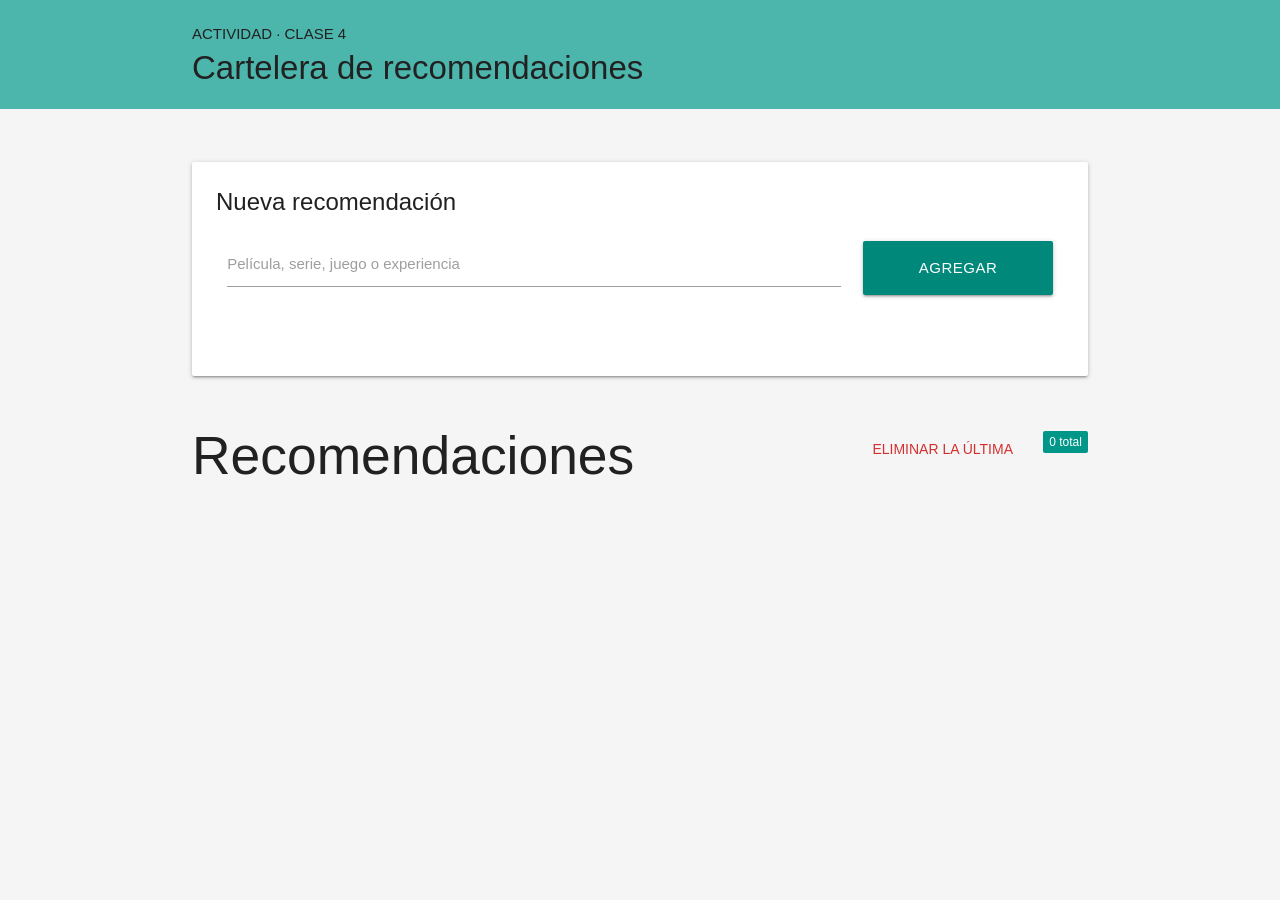
<file: actividad-clase-6/index.html>
<!doctype html>
<html lang="es">
  <head>
    <meta charset="utf-8">
    <meta name="viewport" content="width=device-width, initial-scale=1">
    <title>Cartelera de recomendaciones</title>
    <link href="https://fonts.googleapis.com/icon?family=Material+Icons" rel="stylesheet">
    <link href="https://cdnjs.cloudflare.com/ajax/libs/materialize/1.0.0/css/materialize.min.css" rel="stylesheet">
    <link rel="stylesheet" href="css/estilos.css">
  </head>
  <body class="grey lighten-4 grey-text text-darken-4">
    <header class="teal lighten-2 grey-text text-darken-4">
      <div class="container cabecera"><p class="etiqueta">Actividad · Clase 4</p><h1>Cartelera de recomendaciones</h1></div>
    </header>
    <main class="container seccion-principal">
      <section class="card white">
        <div class="card-content">
          <span class="card-title">Nueva recomendación</span>
          <form id="formulario-recomendacion" class="row" novalidate>
            <div class="input-field col s12 m9"><input id="recomendacion" type="text"><label for="recomendacion">Película, serie, juego o experiencia</label></div>
            <div class="col s12 m3"><button class="btn-large waves-effect waves-light teal darken-1 ancho-total" type="submit">Agregar</button></div>
          </form>
          <p id="mensaje" class="mensaje" aria-live="polite"></p>
        </div>
      </section>
      <section>
        <div class="titulo-cartelera"><h2>Recomendaciones</h2><div><span class="new badge teal" data-badge-caption="total"><span id="contador">0</span></span><button id="boton-eliminar" class="btn-flat red-text text-darken-2" type="button">Eliminar la última</button></div></div>
        <div id="cartelera" class="row"></div>
      </section>
    </main>
    <script src="https://cdnjs.cloudflare.com/ajax/libs/materialize/1.0.0/js/materialize.min.js"></script>
    <script src="js/script.js"></script>
  </body>
</html>
</file>
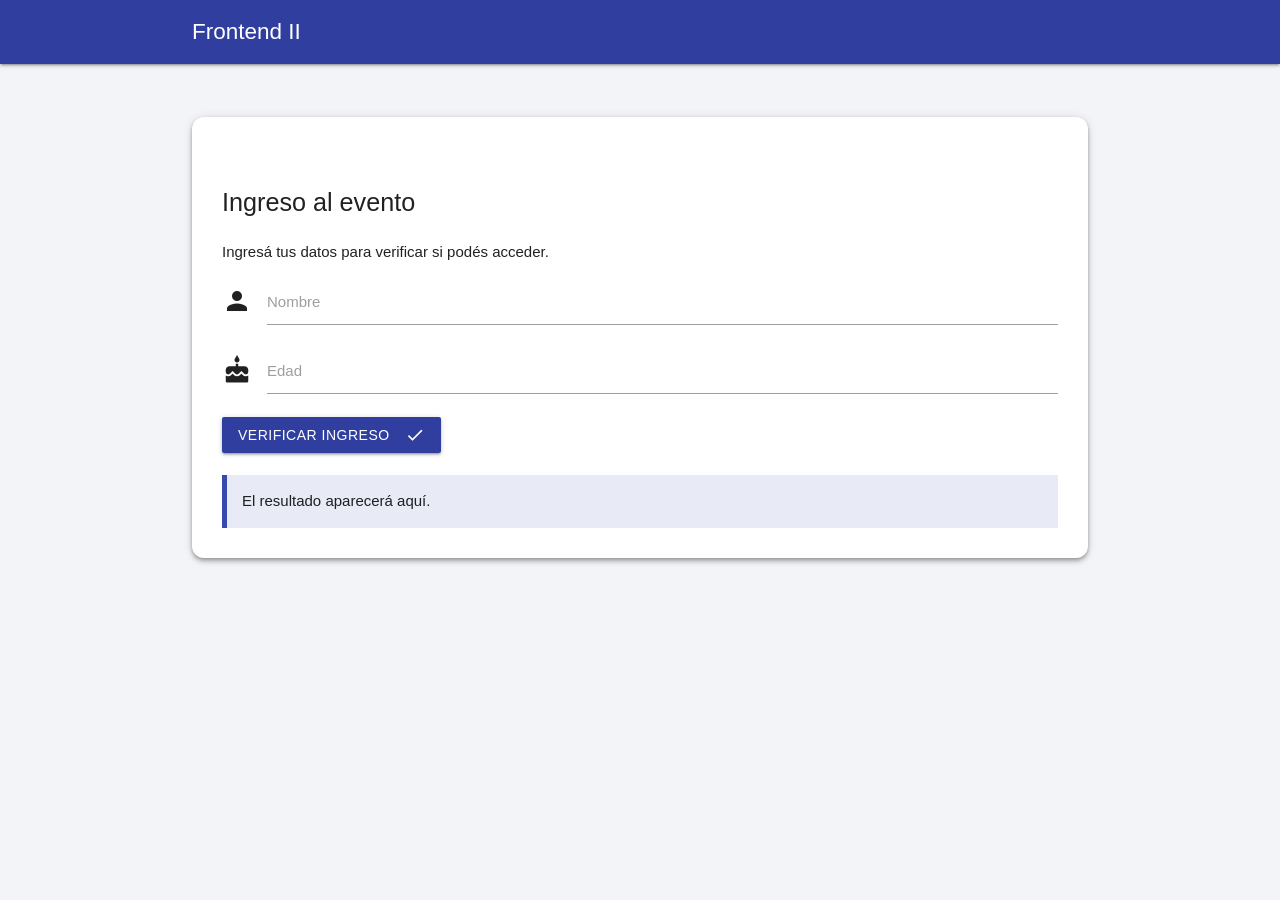
<file: clase-3-4/index.html>
<!DOCTYPE html>
<html lang="es">
<head>
  <meta charset="UTF-8">
  <meta name="viewport" content="width=device-width, initial-scale=1.0">
  <title>Ingreso al evento</title>
  <link href="https://fonts.googleapis.com/icon?family=Material+Icons" rel="stylesheet">
  <link href="https://cdnjs.cloudflare.com/ajax/libs/materialize/1.0.0/css/materialize.min.css" rel="stylesheet">
  <!--CDN → Content Delivery Network -->
  <link rel="stylesheet" href="css/styles.css">
</head>
<body>
  <nav class="indigo darken-2">
    <div class="nav-wrapper container">
      <span class="brand-logo">Frontend II</span>
    </div>
  </nav>

  <main class="container">
    <section class="card-panel z-depth-2">
      <h1 class="flow-text">Ingreso al evento</h1>
      <p>Ingresá tus datos para verificar si podés acceder.</p>

      <div class="input-field">
        <i class="material-icons prefix">person</i>
        <input id="nombre" type="text">
        <label for="nombre">Nombre</label>
      </div>

      <div class="input-field">
        <i class="material-icons prefix">cake</i>
        <input id="edad" type="number" min="1">
        <label for="edad">Edad</label>
      </div>

      <button id="verificar" class="btn waves-effect waves-light indigo darken-2">
        Verificar ingreso
        <i class="material-icons right">check</i>
      </button>

      <div id="resultado" class="resultado" aria-live="polite">
        El resultado aparecerá aquí.
      </div>
    </section>
  </main>

  <script src="https://cdnjs.cloudflare.com/ajax/libs/materialize/1.0.0/js/materialize.min.js"></script>
  <script src="js/app.js"></script>
</body>
</html>
</file>
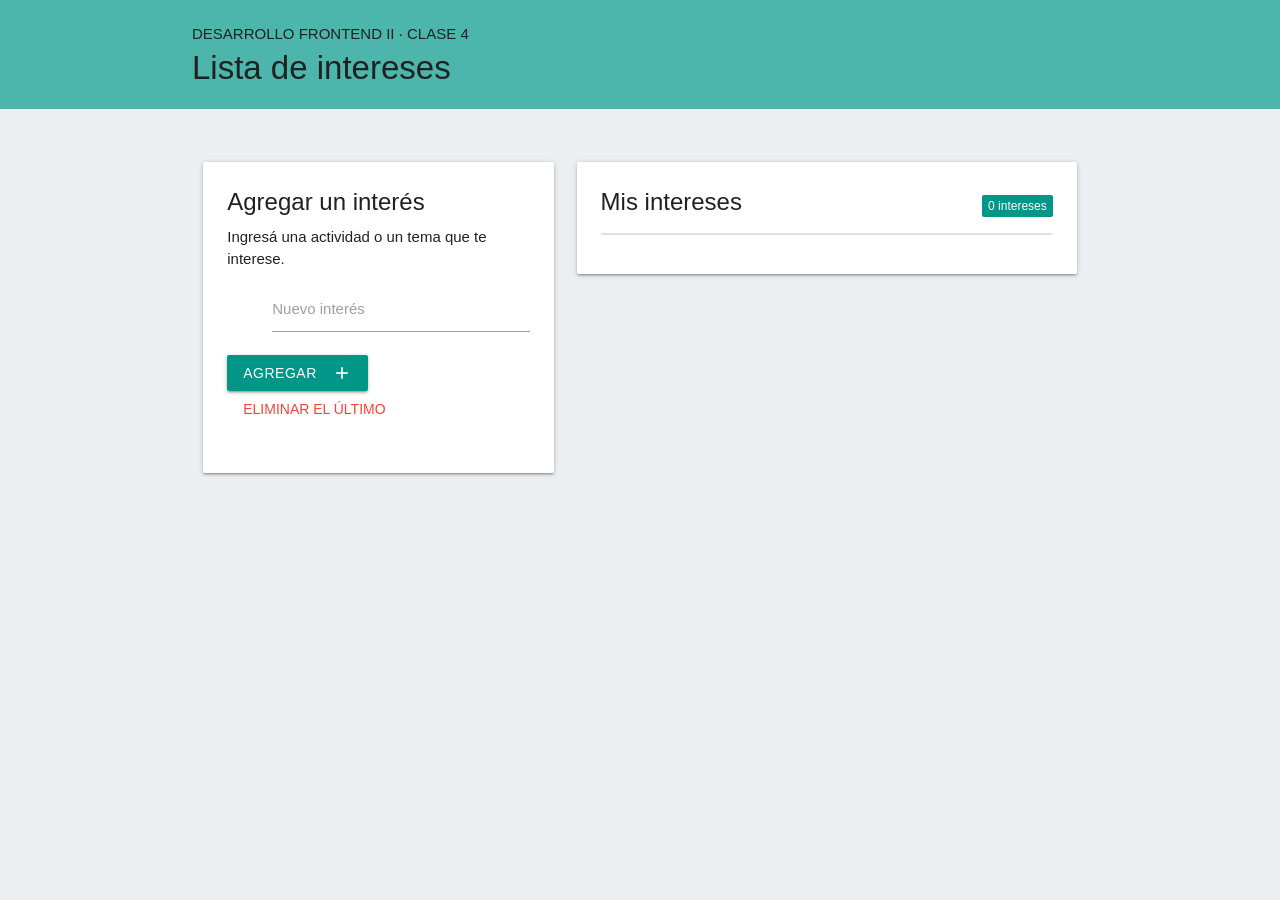
<file: clase-5/index.html>
<!doctype html>
<html lang="es">
  <head>
    <meta charset="utf-8">
    <meta name="viewport" content="width=device-width, initial-scale=1">
    <title>Lista de intereses</title>
    <link href="https://fonts.googleapis.com/icon?family=Material+Icons" rel="stylesheet">
    <link href="https://cdnjs.cloudflare.com/ajax/libs/materialize/1.0.0/css/materialize.min.css" rel="stylesheet">
    <link rel="stylesheet" href="css/estilos.css">
  </head>
  <body class="blue-grey lighten-5">
    <header class="teal lighten-2 grey-text text-darken-4">
      <div class="container cabecera">
        <p class="etiqueta">Desarrollo Frontend II · Clase 4</p>
        <h1>Lista de intereses</h1>
      </div>
    </header>

    <main class="container seccion-principal">
      <div class="row">
        <section class="col s12 l5">
          <div class="card">
            <div class="card-content">
              <span class="card-title">Agregar un interés</span>
              <p>Ingresá una actividad o un tema que te interese.</p>
              <form id="formulario-interes" novalidate>
                <div class="input-field">
                  <i class="material-icons prefix">interests</i>
                  <input id="interes" type="text">
                  <label for="interes">Nuevo interés</label>
                </div>
                <button class="btn waves-effect waves-light teal" type="submit">
                  Agregar <i class="material-icons right">add</i>
                </button>
                <button id="boton-eliminar" class="btn-flat red-text" type="button">Eliminar el último</button>
              </form>
              <p id="mensaje" class="mensaje" aria-live="polite"></p>
            </div>
          </div>
        </section>

        <section class="col s12 l7">
          <div class="card">
            <div class="card-content">
              <div class="titulo-lista">
                <span class="card-title">Mis intereses</span>
                <span class="new badge teal" data-badge-caption="intereses"><span id="contador">0</span></span>
              </div>
              <ul id="lista-intereses" class="collection"></ul>
            </div>
          </div>
        </section>
      </div>
    </main>

    <script src="https://cdnjs.cloudflare.com/ajax/libs/materialize/1.0.0/js/materialize.min.js"></script>
    <script src="js/script.js"></script>
  </body>
</html>
</file>
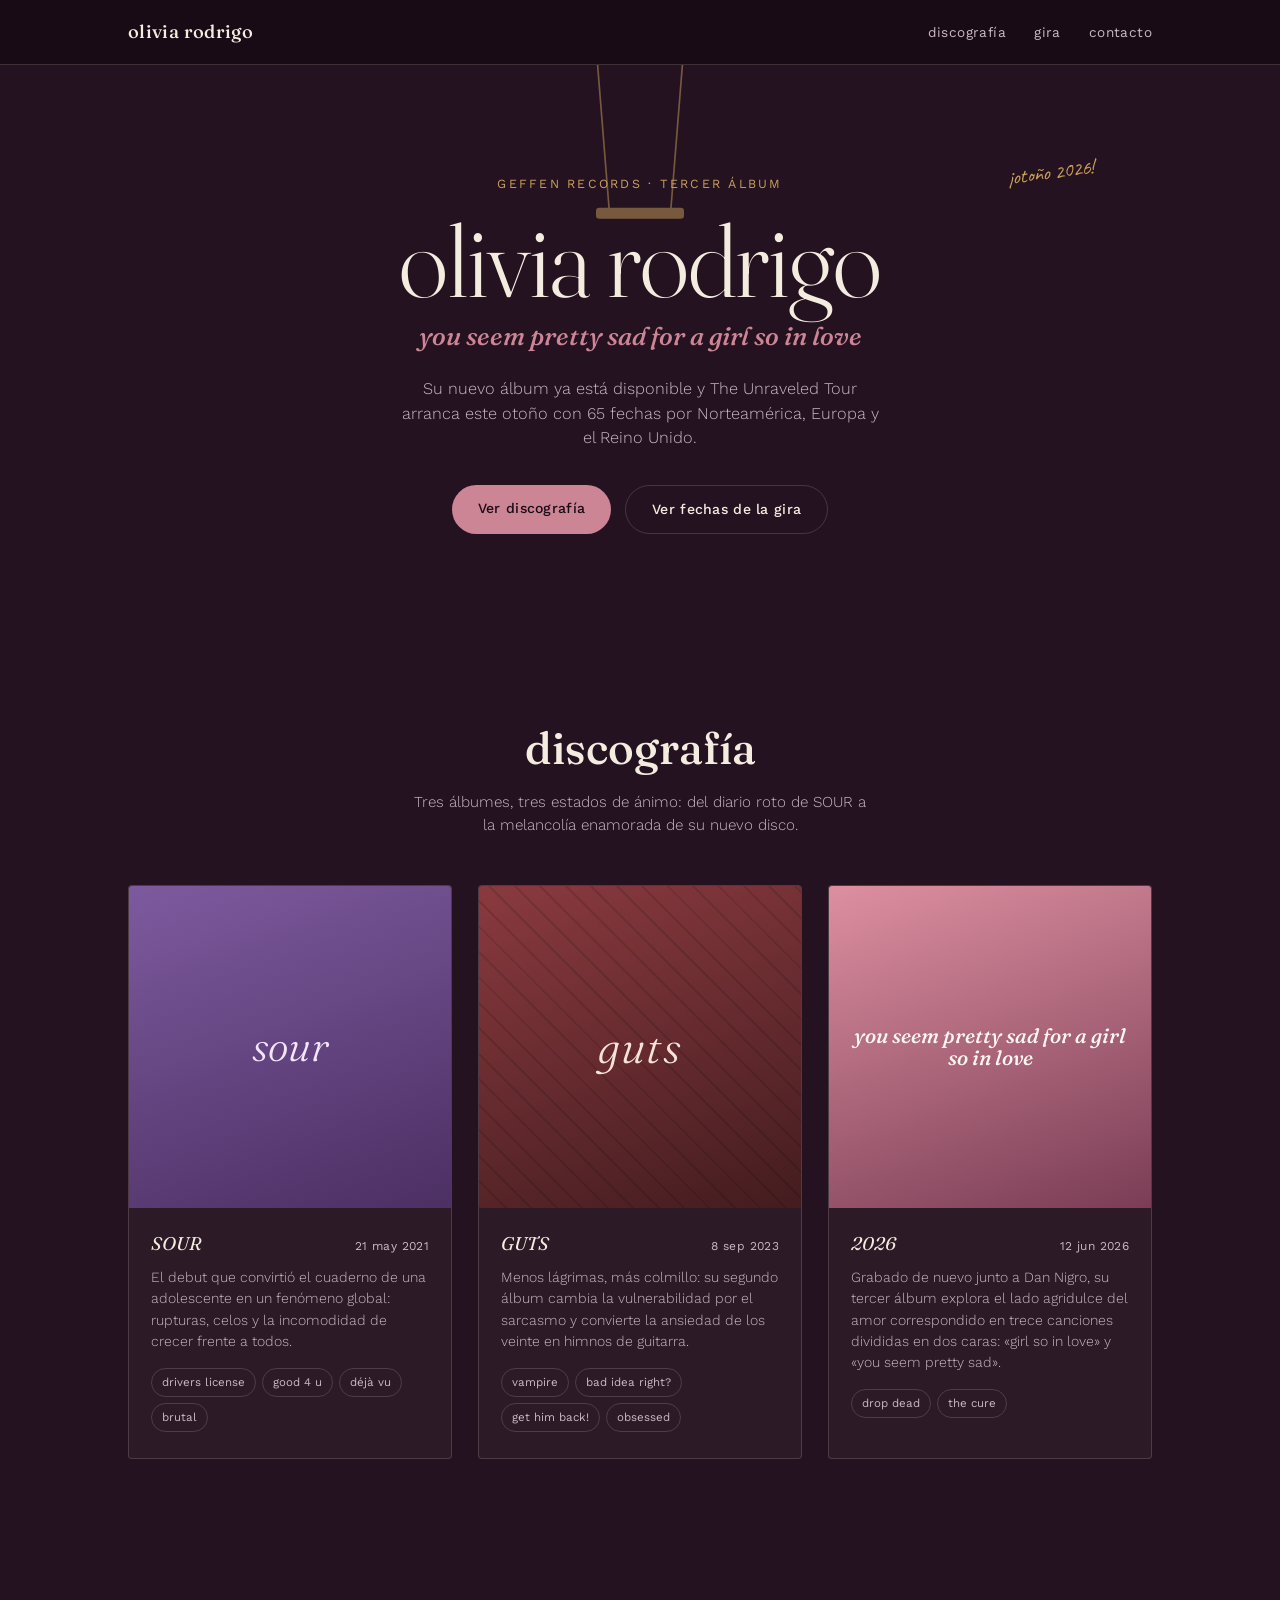
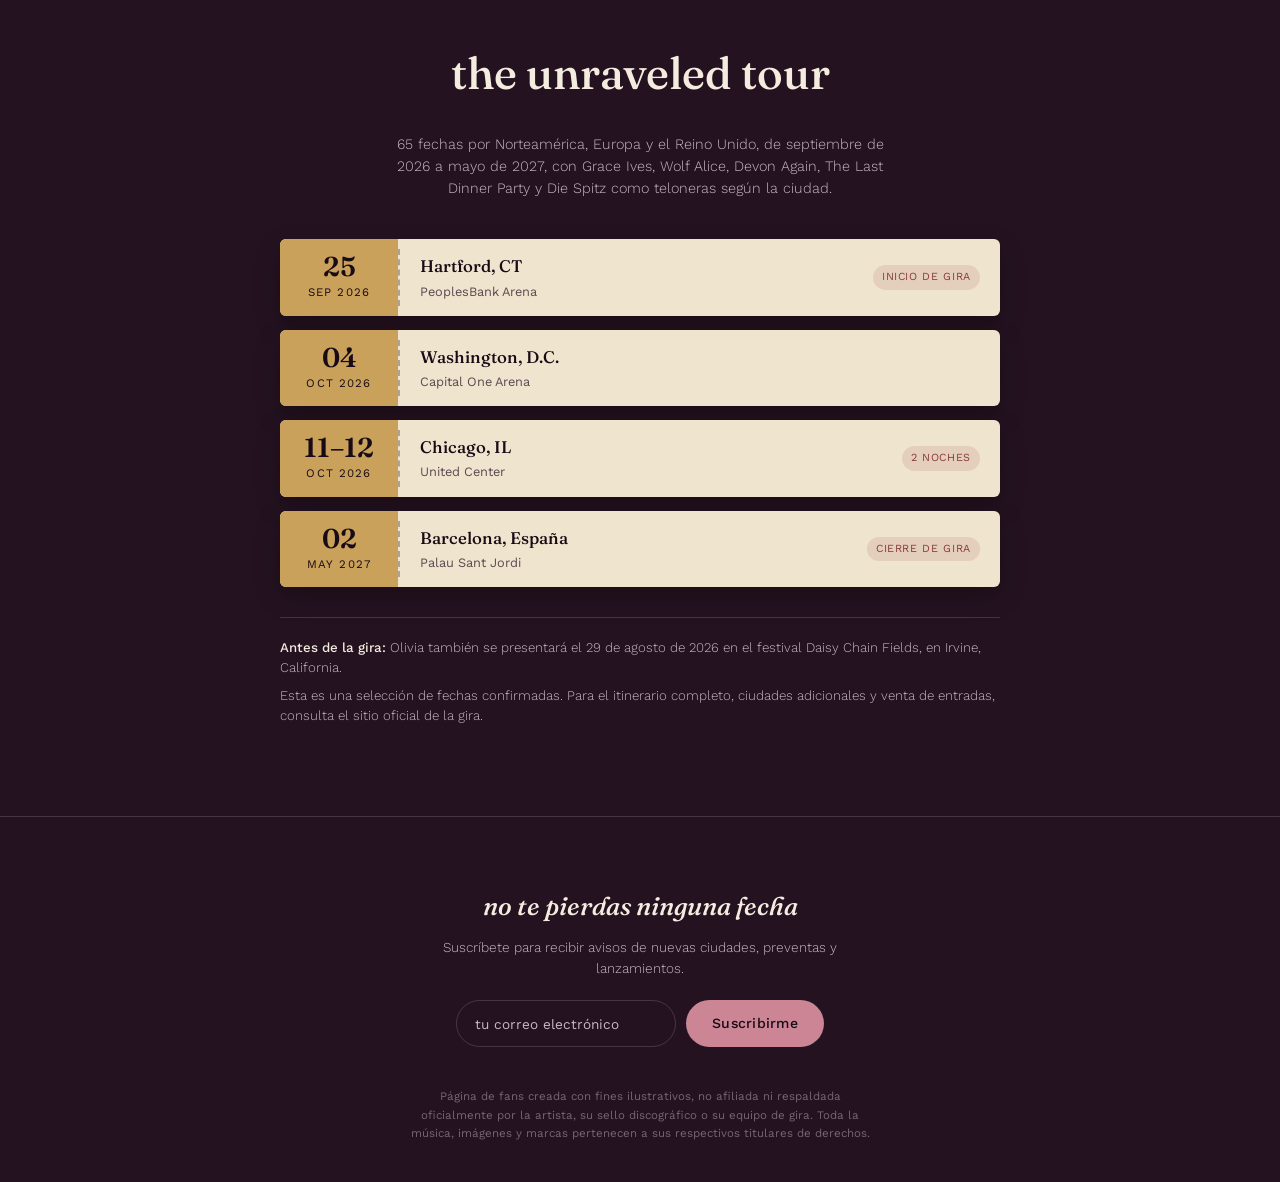
<file: mi-web/index.html>
<!DOCTYPE html>
<html lang="es">

<head>
    <meta charset="UTF-8">
    <meta name="viewport" content="width=device-width, initial-scale=1.0">
    <title>olivia rodrigo — the unraveled tour</title>
    <link rel="preconnect" href="https://fonts.googleapis.com">
    <link
        href="https://fonts.googleapis.com/css2?family=Fraunces:ital,opsz,wght@0,9..144,300;0,9..144,500;0,9..144,600;1,9..144,500&family=Caveat:wght@500;700&family=Work+Sans:wght@300;400;500;600&display=swap"
        rel="stylesheet">
    <style>
        :root {
            --bg: #241220;
            --bg-deep: #180b16;
            --paper: #efe4cd;
            --ink: #f4ecdf;
            --ink-dim: #cab8c4;
            --rose: #cc8594;
            --lavender: #a893c9;
            --maroon: #8a3a3f;
            --gold: #c9a15a;
            --line: rgba(244, 236, 223, 0.16);
            --display: 'Fraunces', Georgia, serif;
            --hand: 'Caveat', cursive;
            --body: 'Work Sans', -apple-system, sans-serif;
        }

        * {
            box-sizing: border-box;
            margin: 0;
            padding: 0;
        }

        html {
            scroll-behavior: smooth;
        }

        body {
            background: var(--bg);
            color: var(--ink);
            font-family: var(--body);
            line-height: 1.5;
            overflow-x: hidden;
        }

        a {
            color: inherit;
        }

        .wrap {
            max-width: 1080px;
            margin: 0 auto;
            padding: 0 28px;
        }

        /* ---------- NAV ---------- */
        header {
            position: sticky;
            top: 0;
            z-index: 50;
            background: rgba(24, 11, 22, 0.85);
            backdrop-filter: blur(8px);
            border-bottom: 1px solid var(--line);
        }

        nav.wrap {
            display: flex;
            align-items: center;
            justify-content: space-between;
            height: 64px;
        }

        .brand {
            font-family: var(--display);
            font-weight: 500;
            font-size: 1.15rem;
            letter-spacing: 0.02em;
        }

        .navlinks {
            display: flex;
            gap: 28px;
            list-style: none;
            font-size: 0.85rem;
            letter-spacing: 0.03em;
        }

        .navlinks a {
            text-decoration: none;
            color: var(--ink-dim);
            transition: color .2s;
        }

        .navlinks a:hover {
            color: var(--rose);
        }

        @media (max-width: 640px) {
            .navlinks {
                display: none;
            }
        }

        /* ---------- HERO ---------- */
        .hero {
            position: relative;
            padding: 110px 0 90px;
            text-align: center;
            overflow: hidden;
        }

        .swing {
            position: absolute;
            top: -20px;
            left: 50%;
            transform: translateX(-50%);
            width: 220px;
            opacity: 0.5;
            animation: sway 6s ease-in-out infinite;
            transform-origin: top center;
        }

        @keyframes sway {

            0%,
            100% {
                transform: translateX(-50%) rotate(-3deg);
            }

            50% {
                transform: translateX(-50%) rotate(3deg);
            }
        }

        @media (prefers-reduced-motion: reduce) {
            .swing {
                animation: none;
            }
        }

        .eyebrow {
            font-size: 0.78rem;
            letter-spacing: 0.18em;
            text-transform: uppercase;
            color: var(--gold);
            margin-bottom: 18px;
        }

        h1.wordmark {
            font-family: var(--display);
            font-weight: 300;
            font-size: clamp(3.2rem, 10vw, 6.4rem);
            letter-spacing: -0.01em;
            line-height: 0.95;
            margin-bottom: 8px;
        }

        .album-title {
            font-family: var(--display);
            font-style: italic;
            font-weight: 500;
            font-size: clamp(1.1rem, 3vw, 1.6rem);
            color: var(--rose);
            max-width: 560px;
            margin: 6px auto 22px;
        }

        .scribble {
            position: absolute;
            font-family: var(--hand);
            color: var(--gold);
            font-size: 1.3rem;
            transform: rotate(-7deg);
        }

        .scribble.one {
            top: 92px;
            right: 8%;
        }

        @media (max-width: 760px) {
            .scribble.one {
                display: none;
            }
        }

        .hero p.sub {
            max-width: 480px;
            margin: 0 auto 34px;
            color: var(--ink-dim);
            font-weight: 300;
            font-size: 1.02rem;
        }

        .cta-row {
            display: flex;
            gap: 14px;
            justify-content: center;
            flex-wrap: wrap;
        }

        .btn {
            display: inline-block;
            padding: 13px 26px;
            border-radius: 999px;
            font-size: 0.88rem;
            letter-spacing: 0.02em;
            text-decoration: none;
            font-weight: 500;
            transition: transform .18s ease, background .2s ease;
        }

        .btn:hover {
            transform: translateY(-2px);
        }

        .btn.primary {
            background: var(--rose);
            color: var(--bg-deep);
        }

        .btn.primary:hover {
            background: #e7a3b1;
        }

        .btn.ghost {
            border: 1px solid var(--line);
            color: var(--ink);
        }

        .btn.ghost:hover {
            border-color: var(--rose);
            color: var(--rose);
        }

        /* ---------- SECTION HEADERS ---------- */
        .section {
            padding: 90px 0;
        }

        .section-head {
            margin-bottom: 48px;
            text-align: center;
        }

        .section-head h2 {
            font-family: var(--display);
            font-weight: 500;
            font-size: clamp(2rem, 5vw, 2.8rem);
        }

        .section-head p {
            color: var(--ink-dim);
            font-size: 0.95rem;
            margin-top: 10px;
            max-width: 460px;
            margin-left: auto;
            margin-right: auto;
            font-weight: 300;
        }

        /* ---------- DISCOGRAPHY ---------- */
        .albums {
            display: grid;
            grid-template-columns: repeat(3, 1fr);
            gap: 26px;
        }

        @media (max-width: 860px) {
            .albums {
                grid-template-columns: 1fr;
                max-width: 420px;
                margin: 0 auto;
            }
        }

        .album-card {
            background: rgba(244, 236, 223, 0.04);
            border: 1px solid var(--line);
            border-radius: 4px;
            overflow: hidden;
            transition: transform .25s ease, box-shadow .25s ease;
        }

        .album-card:hover {
            transform: translateY(-6px) rotate(-0.4deg);
            box-shadow: 0 18px 40px rgba(0, 0, 0, 0.35);
        }

        .album-cover {
            aspect-ratio: 1;
            display: flex;
            align-items: center;
            justify-content: center;
            padding: 24px;
            position: relative;
        }

        .album-cover .glyph {
            font-family: var(--display);
            font-weight: 300;
            font-style: italic;
            text-align: center;
            line-height: 1.05;
        }

        .cover-sour {
            background: linear-gradient(160deg, #7d5a9e, #4c2f63);
        }

        .cover-sour .glyph {
            color: #f1e6fb;
            font-size: 2.6rem;
        }

        .cover-guts {
            background: linear-gradient(160deg, #8a3a3f, #431c1f);
            background-image:
                repeating-linear-gradient(45deg, rgba(0, 0, 0, 0.12) 0 2px, transparent 2px 18px),
                linear-gradient(160deg, #8a3a3f, #431c1f);
        }

        .cover-guts .glyph {
            color: #f5e2d9;
            font-size: 2.8rem;
            letter-spacing: 0.04em;
        }

        .cover-new {
            background: linear-gradient(160deg, #dd8fa0, #7a3d55);
        }

        .cover-new .glyph {
            color: #fff5f2;
            font-size: 1.3rem;
            font-weight: 500;
        }

        .album-body {
            padding: 22px 22px 26px;
        }

        .album-meta {
            display: flex;
            justify-content: space-between;
            align-items: baseline;
            margin-bottom: 10px;
        }

        .album-meta .label {
            font-family: var(--display);
            font-style: italic;
            font-size: 1.15rem;
        }

        .album-meta .date {
            font-size: 0.75rem;
            color: var(--ink-dim);
            letter-spacing: 0.03em;
        }

        .album-desc {
            font-size: 0.88rem;
            color: var(--ink-dim);
            font-weight: 300;
            margin-bottom: 16px;
        }

        .tracks {
            display: flex;
            flex-wrap: wrap;
            gap: 6px;
        }

        .tracks span {
            font-size: 0.72rem;
            padding: 5px 10px;
            border: 1px solid var(--line);
            border-radius: 999px;
            color: var(--ink-dim);
        }

        /* ---------- TOUR ---------- */
        .tour-note {
            text-align: center;
            color: var(--ink-dim);
            font-size: 0.9rem;
            font-weight: 300;
            max-width: 520px;
            margin: -20px auto 40px;
        }

        .tickets {
            display: flex;
            flex-direction: column;
            gap: 14px;
            max-width: 720px;
            margin: 0 auto;
        }

        .ticket {
            display: flex;
            background: var(--paper);
            color: var(--bg-deep);
            border-radius: 6px;
            overflow: hidden;
            box-shadow: 0 10px 24px rgba(0, 0, 0, 0.25);
            opacity: 0;
            transform: translateY(14px);
            transition: opacity .5s ease, transform .5s ease;
        }

        .ticket.show {
            opacity: 1;
            transform: translateY(0);
        }

        .ticket .date-block {
            flex: 0 0 118px;
            background: var(--gold);
            display: flex;
            flex-direction: column;
            align-items: center;
            justify-content: center;
            padding: 14px 8px;
            text-align: center;
        }

        .date-block .day {
            font-family: var(--display);
            font-weight: 600;
            font-size: 1.7rem;
            line-height: 1;
        }

        .date-block .month {
            font-size: 0.72rem;
            letter-spacing: 0.1em;
            text-transform: uppercase;
            margin-top: 4px;
        }

        .ticket .divider {
            width: 0;
            border-left: 2px dashed rgba(24, 11, 22, 0.3);
            margin: 10px 0;
        }

        .ticket .info {
            flex: 1;
            display: flex;
            align-items: center;
            justify-content: space-between;
            padding: 14px 20px;
            gap: 12px;
            flex-wrap: wrap;
        }

        .info .city {
            font-family: var(--display);
            font-weight: 500;
            font-size: 1.05rem;
        }

        .info .venue {
            font-size: 0.8rem;
            color: #5b4a52;
            margin-top: 2px;
        }

        .info .tag {
            font-size: 0.68rem;
            letter-spacing: 0.06em;
            text-transform: uppercase;
            background: rgba(138, 58, 63, 0.12);
            color: var(--maroon);
            padding: 4px 9px;
            border-radius: 999px;
            white-space: nowrap;
        }

        .tour-extra {
            max-width: 720px;
            margin: 30px auto 0;
            font-size: 0.83rem;
            color: var(--ink-dim);
            font-weight: 300;
            border-top: 1px solid var(--line);
            padding-top: 20px;
        }

        .tour-extra b {
            color: var(--ink);
            font-weight: 500;
        }

        /* ---------- FOOTER ---------- */
        footer {
            padding: 70px 0 40px;
            text-align: center;
            border-top: 1px solid var(--line);
        }

        footer h3 {
            font-family: var(--display);
            font-style: italic;
            font-weight: 500;
            font-size: 1.6rem;
            margin-bottom: 12px;
        }

        footer p.small {
            color: var(--ink-dim);
            font-size: 0.85rem;
            max-width: 420px;
            margin: 0 auto 22px;
            font-weight: 300;
        }

        .signup {
            display: flex;
            gap: 10px;
            justify-content: center;
            flex-wrap: wrap;
            margin-bottom: 40px;
        }

        .signup input {
            background: transparent;
            border: 1px solid var(--line);
            border-radius: 999px;
            padding: 11px 18px;
            color: var(--ink);
            font-family: var(--body);
            font-size: 0.85rem;
            min-width: 220px;
        }

        .signup input::placeholder {
            color: var(--ink-dim);
        }

        .disclaimer {
            font-size: 0.72rem;
            color: rgba(202, 184, 196, 0.5);
            max-width: 460px;
            margin: 0 auto;
            line-height: 1.6;
        }
    </style>
</head>

<body>

    <header>
        <nav class="wrap">
            <div class="brand">olivia rodrigo</div>
            <ul class="navlinks">
                <li><a href="#discografia">discografía</a></li>
                <li><a href="#gira">gira</a></li>
                <li><a href="#footer">contacto</a></li>
            </ul>
        </nav>
    </header>

    <section class="hero wrap">
        <svg class="swing" viewBox="0 0 200 220" fill="none" xmlns="http://www.w3.org/2000/svg">
            <line x1="10" y1="0" x2="190" y2="0" stroke="var(--gold)" stroke-width="2" />
            <line x1="60" y1="0" x2="72" y2="150" stroke="var(--gold)" stroke-width="1.5" />
            <line x1="140" y1="0" x2="128" y2="150" stroke="var(--gold)" stroke-width="1.5" />
            <rect x="60" y="148" width="80" height="10" rx="3" fill="var(--gold)" />
        </svg>
        <span class="scribble one">¡otoño 2026!</span>

        <div class="eyebrow">geffen records · tercer álbum</div>
        <h1 class="wordmark">olivia rodrigo</h1>
        <p class="album-title">you seem pretty sad for a girl so in love</p>
        <p class="sub">Su nuevo álbum ya está disponible y The Unraveled Tour arranca este otoño con 65 fechas por
            Norteamérica, Europa y el Reino Unido.</p>
        <div class="cta-row">
            <a href="#discografia" class="btn primary">Ver discografía</a>
            <a href="#gira" class="btn ghost">Ver fechas de la gira</a>
        </div>
    </section>

    <section class="section" id="discografia">
        <div class="wrap">
            <div class="section-head">
                <h2>discografía</h2>
                <p>Tres álbumes, tres estados de ánimo: del diario roto de SOUR a la melancolía enamorada de su nuevo
                    disco.</p>
            </div>

            <div class="albums">

                <article class="album-card">
                    <div class="album-cover cover-sour">
                        <div class="glyph">sour</div>
                    </div>
                    <div class="album-body">
                        <div class="album-meta">
                            <span class="label">SOUR</span>
                            <span class="date">21 may 2021</span>
                        </div>
                        <p class="album-desc">El debut que convirtió el cuaderno de una adolescente en un fenómeno
                            global: rupturas, celos y la incomodidad de crecer frente a todos.</p>
                        <div class="tracks">
                            <span>drivers license</span><span>good 4 u</span><span>déjà vu</span><span>brutal</span>
                        </div>
                    </div>
                </article>

                <article class="album-card">
                    <div class="album-cover cover-guts">
                        <div class="glyph">guts</div>
                    </div>
                    <div class="album-body">
                        <div class="album-meta">
                            <span class="label">GUTS</span>
                            <span class="date">8 sep 2023</span>
                        </div>
                        <p class="album-desc">Menos lágrimas, más colmillo: su segundo álbum cambia la vulnerabilidad
                            por el sarcasmo y convierte la ansiedad de los veinte en himnos de guitarra.</p>
                        <div class="tracks">
                            <span>vampire</span><span>bad idea right?</span><span>get him
                                back!</span><span>obsessed</span>
                        </div>
                    </div>
                </article>

                <article class="album-card">
                    <div class="album-cover cover-new">
                        <div class="glyph">you seem pretty sad for a girl so in love</div>
                    </div>
                    <div class="album-body">
                        <div class="album-meta">
                            <span class="label">2026</span>
                            <span class="date">12 jun 2026</span>
                        </div>
                        <p class="album-desc">Grabado de nuevo junto a Dan Nigro, su tercer álbum explora el lado
                            agridulce del amor correspondido en trece canciones divididas en dos caras: «girl so in
                            love» y «you seem pretty sad».</p>
                        <div class="tracks">
                            <span>drop dead</span><span>the cure</span>
                        </div>
                    </div>
                </article>

            </div>
        </div>
    </section>

    <section class="section" id="gira">
        <div class="wrap">
            <div class="section-head">
                <h2>the unraveled tour</h2>
            </div>
            <p class="tour-note">65 fechas por Norteamérica, Europa y el Reino Unido, de septiembre de 2026 a mayo de
                2027, con Grace Ives, Wolf Alice, Devon Again, The Last Dinner Party y Die Spitz como teloneras según la
                ciudad.</p>

            <div class="tickets">
                <div class="ticket">
                    <div class="date-block"><span class="day">25</span><span class="month">sep 2026</span></div>
                    <div class="divider"></div>
                    <div class="info">
                        <div>
                            <div class="city">Hartford, CT</div>
                            <div class="venue">PeoplesBank Arena</div>
                        </div>
                        <span class="tag">Inicio de gira</span>
                    </div>
                </div>

                <div class="ticket">
                    <div class="date-block"><span class="day">04</span><span class="month">oct 2026</span></div>
                    <div class="divider"></div>
                    <div class="info">
                        <div>
                            <div class="city">Washington, D.C.</div>
                            <div class="venue">Capital One Arena</div>
                        </div>
                    </div>
                </div>

                <div class="ticket">
                    <div class="date-block"><span class="day">11–12</span><span class="month">oct 2026</span></div>
                    <div class="divider"></div>
                    <div class="info">
                        <div>
                            <div class="city">Chicago, IL</div>
                            <div class="venue">United Center</div>
                        </div>
                        <span class="tag">2 noches</span>
                    </div>
                </div>

                <div class="ticket">
                    <div class="date-block"><span class="day">02</span><span class="month">may 2027</span></div>
                    <div class="divider"></div>
                    <div class="info">
                        <div>
                            <div class="city">Barcelona, España</div>
                            <div class="venue">Palau Sant Jordi</div>
                        </div>
                        <span class="tag">Cierre de gira</span>
                    </div>
                </div>
            </div>

            <div class="tour-extra">
                <p><b>Antes de la gira:</b> Olivia también se presentará el 29 de agosto de 2026 en el festival Daisy
                    Chain Fields, en Irvine, California.</p>
                <p style="margin-top:8px;">Esta es una selección de fechas confirmadas. Para el itinerario completo,
                    ciudades adicionales y venta de entradas, consulta el sitio oficial de la gira.</p>
            </div>
        </div>
    </section>

    <footer id="footer">
        <div class="wrap">
            <h3>no te pierdas ninguna fecha</h3>
            <p class="small">Suscríbete para recibir avisos de nuevas ciudades, preventas y lanzamientos.</p>
            <div class="signup">
                <input type="email" placeholder="tu correo electrónico">
                <a href="#" class="btn primary" onclick="return false;">Suscribirme</a>
            </div>
            <p class="disclaimer">Página de fans creada con fines ilustrativos, no afiliada ni respaldada oficialmente
                por la artista, su sello discográfico o su equipo de gira. Toda la música, imágenes y marcas pertenecen
                a sus respectivos titulares de derechos.</p>
        </div>
    </footer>

    <script>
        const tickets = document.querySelectorAll('.ticket');
        const io = new IntersectionObserver((entries) => {
            entries.forEach((e, i) => {
                if (e.isIntersecting) {
                    setTimeout(() => e.target.classList.add('show'), i * 90);
                    io.unobserve(e.target);
                }
            });
        }, { threshold: 0.2 });
        tickets.forEach(t => io.observe(t));
    </script>

</body>

</html>
</file>
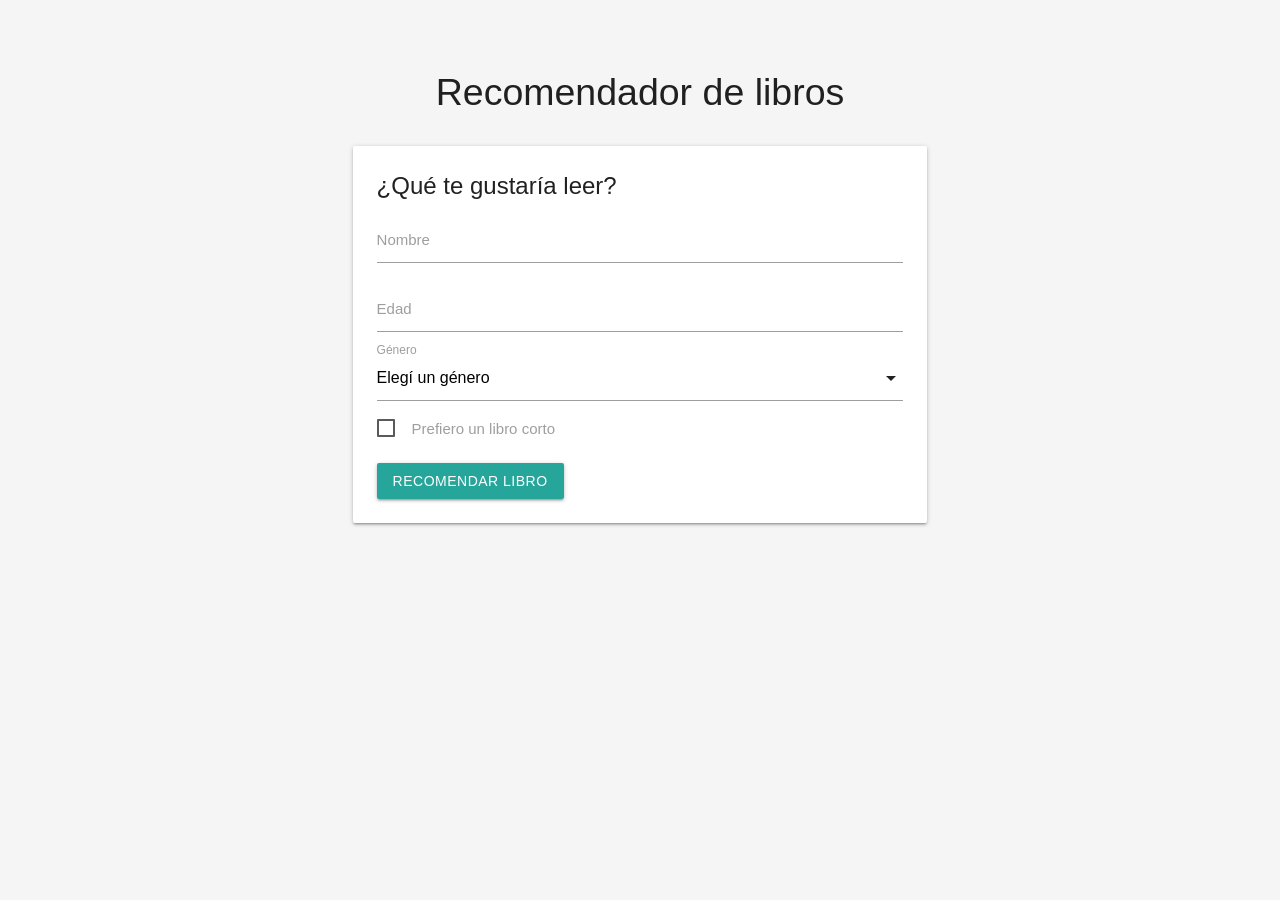
<file: modelo-parcial/index.html>
<!DOCTYPE html>
<html lang="es">
<head>
  <meta charset="UTF-8">
  <meta name="viewport" content="width=device-width, initial-scale=1.0">
  <title>Recomendador de libros</title>
  <link rel="stylesheet" href="https://cdnjs.cloudflare.com/ajax/libs/materialize/1.0.0/css/materialize.min.css">
  <link rel="stylesheet" href="style.css">
</head>
<body>
  <main class="container">
    <h1 class="center-align">Recomendador de libros</h1>
    <div class="row">
      <div class="col s12 m8 offset-m2">
        <div class="card">
          <div class="card-content">
            <span class="card-title">¿Qué te gustaría leer?</span>

            <div class="input-field">
              <input id="nombre" type="text">
              <label for="nombre">Nombre</label>
            </div>

            <div class="input-field">
              <input id="edad" type="number">
              <label for="edad">Edad</label>
            </div>

            <div class="input-field">
              <select id="genero">
                <option value="" disabled selected>Elegí un género</option>
                <option value="ciencia-ficcion">Ciencia ficción</option>
                <option value="misterio">Misterio</option>
                <option value="fantasia">Fantasía</option>
              </select>
              <label>Género</label>
            </div>

            <p>
              <label>
                <input id="libroCorto" type="checkbox">
                <span>Prefiero un libro corto</span>
              </label>
            </p>

            <br>

            <button id="botonRecomendar" class="btn waves-effect waves-light">
              Recomendar libro
            </button>
          </div>
        </div>

        <div id="resultado" class="card oculto">
          <div class="card-content">
            <span id="tituloResultado" class="card-title"></span>
            <p id="mensajeResultado"></p>
          </div>
        </div>
      </div>
    </div>
  </main>

  <script src="https://cdnjs.cloudflare.com/ajax/libs/materialize/1.0.0/js/materialize.min.js"></script>
  <script src="script.js"></script>
</body>
</html>
</file>
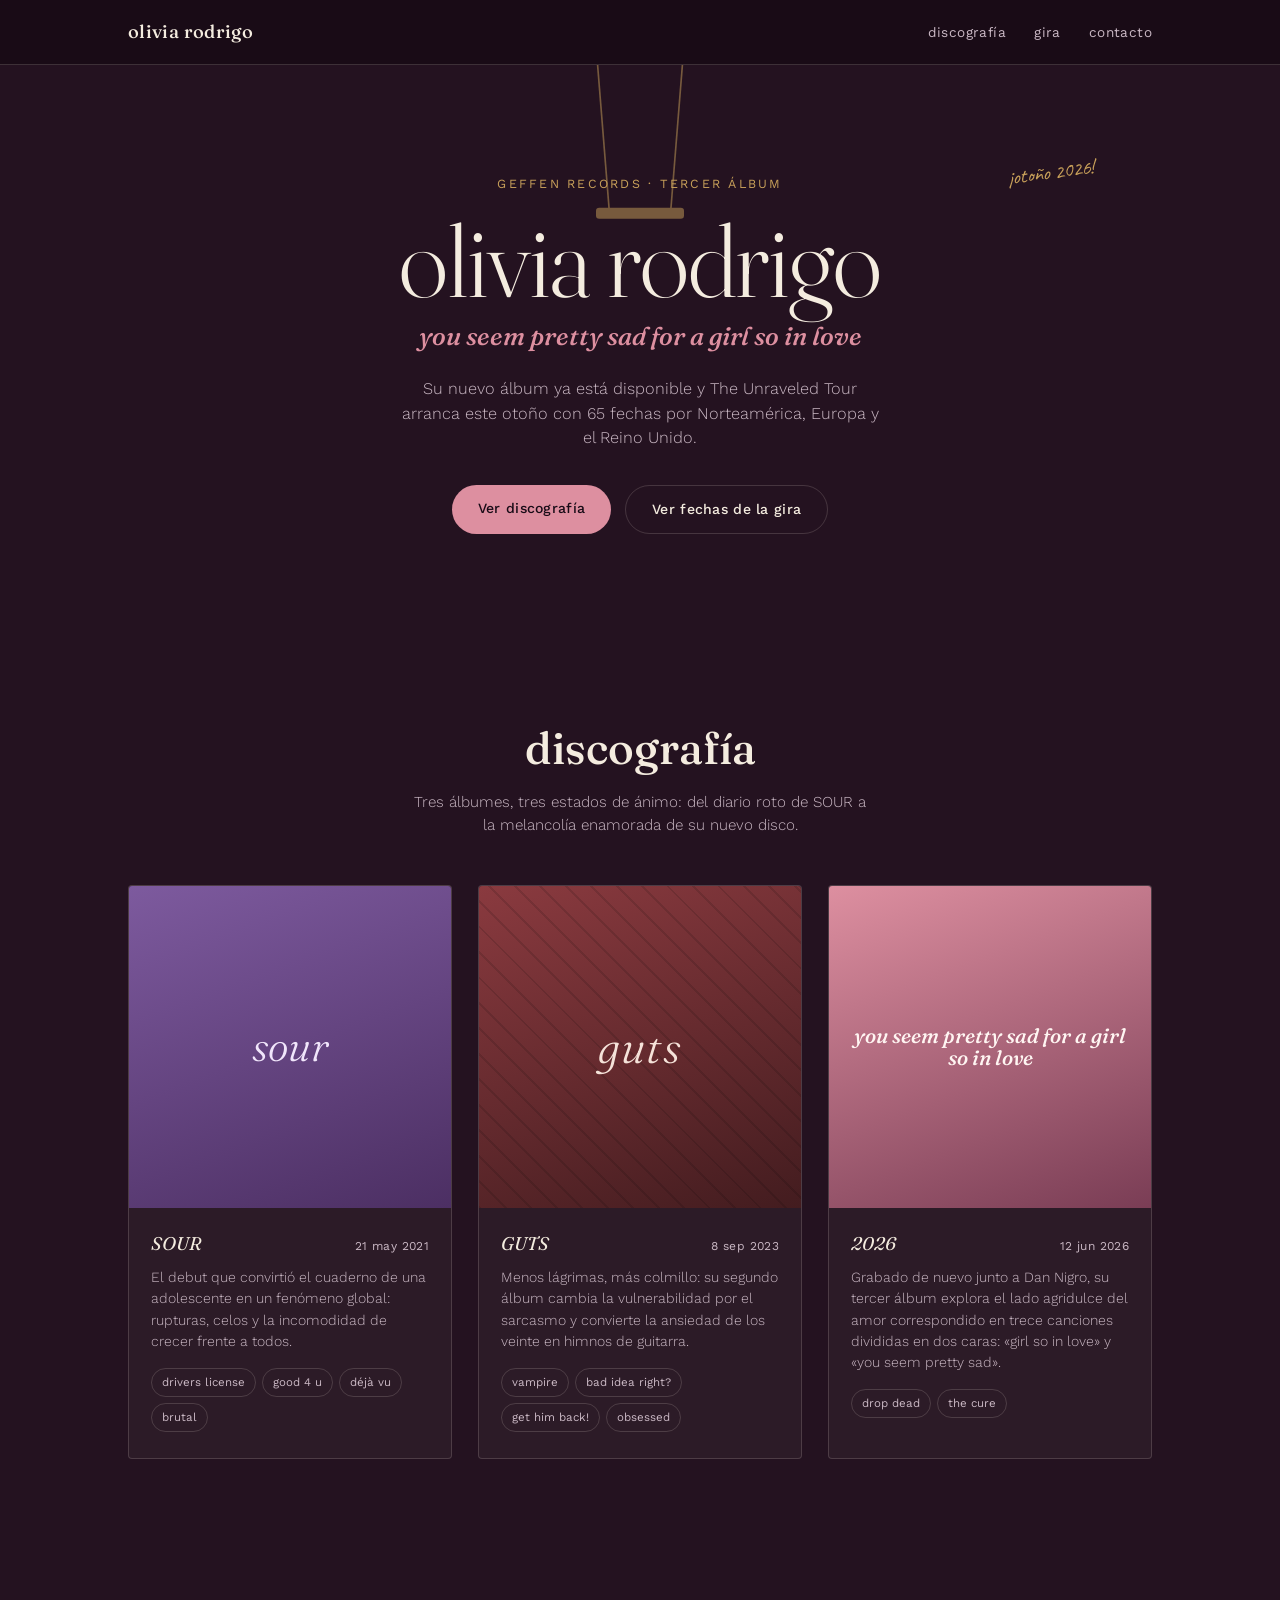
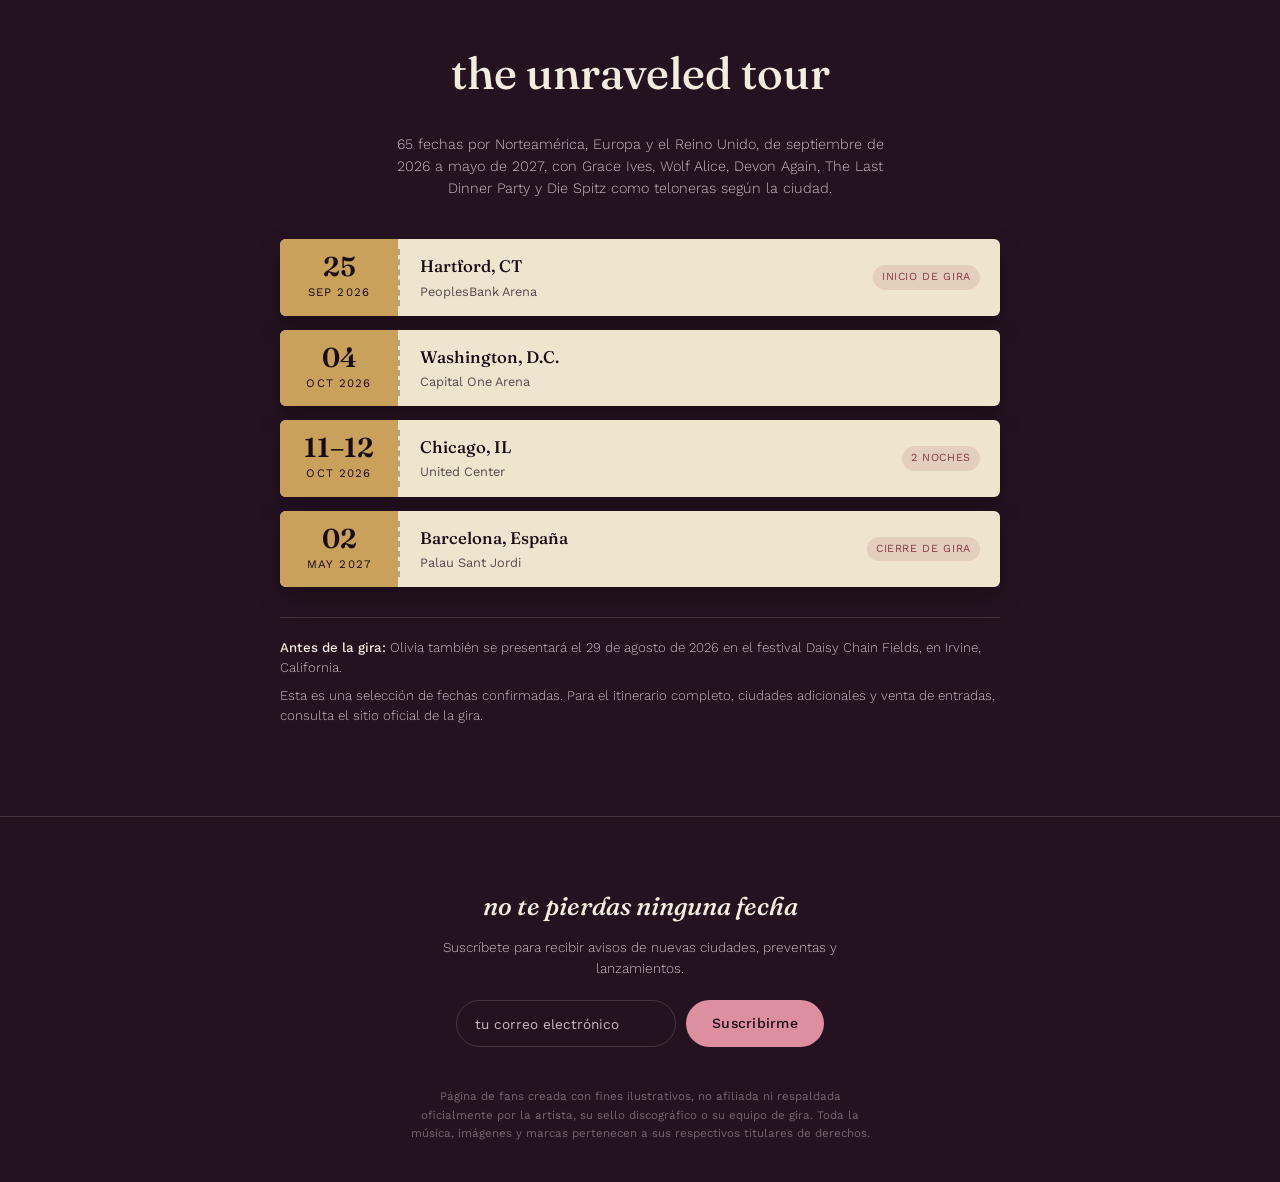
<file: clase-1/mi-web/index.html>
<!DOCTYPE html>
<html lang="es">

<head>
    <meta charset="UTF-8">
    <meta name="viewport" content="width=device-width, initial-scale=1.0">
    <title>olivia rodrigo — the unraveled tour</title>
    <link rel="preconnect" href="https://fonts.googleapis.com">
    <link
        href="https://fonts.googleapis.com/css2?family=Fraunces:ital,opsz,wght@0,9..144,300;0,9..144,500;0,9..144,600;1,9..144,500&family=Caveat:wght@500;700&family=Work+Sans:wght@300;400;500;600&display=swap"
        rel="stylesheet">
    <style>
        :root {
            --bg: #241220;
            --bg-deep: #180b16;
            --paper: #efe4cd;
            --ink: #f4ecdf;
            --ink-dim: #cab8c4;
            --rose: #dd8fa0;
            --lavender: #a893c9;
            --maroon: #8a3a3f;
            --gold: #c9a15a;
            --line: rgba(244, 236, 223, 0.16);
            --display: 'Fraunces', Georgia, serif;
            --hand: 'Caveat', cursive;
            --body: 'Work Sans', -apple-system, sans-serif;
        }

        * {
            box-sizing: border-box;
            margin: 0;
            padding: 0;
        }

        html {
            scroll-behavior: smooth;
        }

        body {
            background: var(--bg);
            color: var(--ink);
            font-family: var(--body);
            line-height: 1.5;
            overflow-x: hidden;
        }

        a {
            color: inherit;
        }

        .wrap {
            max-width: 1080px;
            margin: 0 auto;
            padding: 0 28px;
        }

        /* ---------- NAV ---------- */
        header {
            position: sticky;
            top: 0;
            z-index: 50;
            background: rgba(24, 11, 22, 0.85);
            backdrop-filter: blur(8px);
            border-bottom: 1px solid var(--line);
        }

        nav.wrap {
            display: flex;
            align-items: center;
            justify-content: space-between;
            height: 64px;
        }

        .brand {
            font-family: var(--display);
            font-weight: 500;
            font-size: 1.15rem;
            letter-spacing: 0.02em;
        }

        .navlinks {
            display: flex;
            gap: 28px;
            list-style: none;
            font-size: 0.85rem;
            letter-spacing: 0.03em;
        }

        .navlinks a {
            text-decoration: none;
            color: var(--ink-dim);
            transition: color .2s;
        }

        .navlinks a:hover {
            color: var(--rose);
        }

        .navlinks {}

        @media (max-width: 640px) {
            .navlinks {
                display: none;
            }
        }

        /* ---------- HERO ---------- */
        .hero {
            position: relative;
            padding: 110px 0 90px;
            text-align: center;
            overflow: hidden;
        }

        .swing {
            position: absolute;
            top: -20px;
            left: 50%;
            transform: translateX(-50%);
            width: 220px;
            opacity: 0.5;
            animation: sway 6s ease-in-out infinite;
            transform-origin: top center;
        }

        @keyframes sway {

            0%,
            100% {
                transform: translateX(-50%) rotate(-3deg);
            }

            50% {
                transform: translateX(-50%) rotate(3deg);
            }
        }

        @media (prefers-reduced-motion: reduce) {
            .swing {
                animation: none;
            }
        }

        .eyebrow {
            font-size: 0.78rem;
            letter-spacing: 0.18em;
            text-transform: uppercase;
            color: var(--gold);
            margin-bottom: 18px;
        }

        h1.wordmark {
            font-family: var(--display);
            font-weight: 300;
            font-size: clamp(3.2rem, 10vw, 6.4rem);
            letter-spacing: -0.01em;
            line-height: 0.95;
            margin-bottom: 8px;
        }

        .album-title {
            font-family: var(--display);
            font-style: italic;
            font-weight: 500;
            font-size: clamp(1.1rem, 3vw, 1.6rem);
            color: var(--rose);
            max-width: 560px;
            margin: 6px auto 22px;
        }

        .scribble {
            position: absolute;
            font-family: var(--hand);
            color: var(--gold);
            font-size: 1.3rem;
            transform: rotate(-7deg);
        }

        .scribble.one {
            top: 92px;
            right: 8%;
        }

        @media (max-width: 760px) {
            .scribble.one {
                display: none;
            }
        }

        .hero p.sub {
            max-width: 480px;
            margin: 0 auto 34px;
            color: var(--ink-dim);
            font-weight: 300;
            font-size: 1.02rem;
        }

        .cta-row {
            display: flex;
            gap: 14px;
            justify-content: center;
            flex-wrap: wrap;
        }

        .btn {
            display: inline-block;
            padding: 13px 26px;
            border-radius: 999px;
            font-size: 0.88rem;
            letter-spacing: 0.02em;
            text-decoration: none;
            font-weight: 500;
            transition: transform .18s ease, background .2s ease;
        }

        .btn:hover {
            transform: translateY(-2px);
        }

        .btn.primary {
            background: var(--rose);
            color: var(--bg-deep);
        }

        .btn.primary:hover {
            background: #e7a3b1;
        }

        .btn.ghost {
            border: 1px solid var(--line);
            color: var(--ink);
        }

        .btn.ghost:hover {
            border-color: var(--rose);
            color: var(--rose);
        }

        /* ---------- SECTION HEADERS ---------- */
        .section {
            padding: 90px 0;
        }

        .section-head {
            margin-bottom: 48px;
            text-align: center;
        }

        .section-head h2 {
            font-family: var(--display);
            font-weight: 500;
            font-size: clamp(2rem, 5vw, 2.8rem);
        }

        .section-head p {
            color: var(--ink-dim);
            font-size: 0.95rem;
            margin-top: 10px;
            max-width: 460px;
            margin-left: auto;
            margin-right: auto;
            font-weight: 300;
        }

        /* ---------- DISCOGRAPHY ---------- */
        .albums {
            display: grid;
            grid-template-columns: repeat(3, 1fr);
            gap: 26px;
        }

        @media (max-width: 860px) {
            .albums {
                grid-template-columns: 1fr;
                max-width: 420px;
                margin: 0 auto;
            }
        }

        .album-card {
            background: rgba(244, 236, 223, 0.04);
            border: 1px solid var(--line);
            border-radius: 4px;
            overflow: hidden;
            transition: transform .25s ease, box-shadow .25s ease;
        }

        .album-card:hover {
            transform: translateY(-6px) rotate(-0.4deg);
            box-shadow: 0 18px 40px rgba(0, 0, 0, 0.35);
        }

        .album-cover {
            aspect-ratio: 1;
            display: flex;
            align-items: center;
            justify-content: center;
            padding: 24px;
            position: relative;
        }

        .album-cover .glyph {
            font-family: var(--display);
            font-weight: 300;
            font-style: italic;
            text-align: center;
            line-height: 1.05;
        }

        .cover-sour {
            background: linear-gradient(160deg, #7d5a9e, #4c2f63);
        }

        .cover-sour .glyph {
            color: #f1e6fb;
            font-size: 2.6rem;
        }

        .cover-guts {
            background: linear-gradient(160deg, #8a3a3f, #431c1f);
            background-image:
                repeating-linear-gradient(45deg, rgba(0, 0, 0, 0.12) 0 2px, transparent 2px 18px),
                linear-gradient(160deg, #8a3a3f, #431c1f);
        }

        .cover-guts .glyph {
            color: #f5e2d9;
            font-size: 2.8rem;
            letter-spacing: 0.04em;
        }

        .cover-new {
            background: linear-gradient(160deg, #dd8fa0, #7a3d55);
        }

        .cover-new .glyph {
            color: #fff5f2;
            font-size: 1.3rem;
            font-weight: 500;
        }

        .album-body {
            padding: 22px 22px 26px;
        }

        .album-meta {
            display: flex;
            justify-content: space-between;
            align-items: baseline;
            margin-bottom: 10px;
        }

        .album-meta .label {
            font-family: var(--display);
            font-style: italic;
            font-size: 1.15rem;
        }

        .album-meta .date {
            font-size: 0.75rem;
            color: var(--ink-dim);
            letter-spacing: 0.03em;
        }

        .album-desc {
            font-size: 0.88rem;
            color: var(--ink-dim);
            font-weight: 300;
            margin-bottom: 16px;
        }

        .tracks {
            display: flex;
            flex-wrap: wrap;
            gap: 6px;
        }

        .tracks span {
            font-size: 0.72rem;
            padding: 5px 10px;
            border: 1px solid var(--line);
            border-radius: 999px;
            color: var(--ink-dim);
        }

        /* ---------- TOUR ---------- */
        .tour-note {
            text-align: center;
            color: var(--ink-dim);
            font-size: 0.9rem;
            font-weight: 300;
            max-width: 520px;
            margin: -20px auto 40px;
        }

        .tickets {
            display: flex;
            flex-direction: column;
            gap: 14px;
            max-width: 720px;
            margin: 0 auto;
        }

        .ticket {
            display: flex;
            background: var(--paper);
            color: var(--bg-deep);
            border-radius: 6px;
            overflow: hidden;
            box-shadow: 0 10px 24px rgba(0, 0, 0, 0.25);
            opacity: 0;
            transform: translateY(14px);
            transition: opacity .5s ease, transform .5s ease;
        }

        .ticket.show {
            opacity: 1;
            transform: translateY(0);
        }

        .ticket .date-block {
            flex: 0 0 118px;
            background: var(--gold);
            display: flex;
            flex-direction: column;
            align-items: center;
            justify-content: center;
            padding: 14px 8px;
            text-align: center;
        }

        .date-block .day {
            font-family: var(--display);
            font-weight: 600;
            font-size: 1.7rem;
            line-height: 1;
        }

        .date-block .month {
            font-size: 0.72rem;
            letter-spacing: 0.1em;
            text-transform: uppercase;
            margin-top: 4px;
        }

        .ticket .divider {
            width: 0;
            border-left: 2px dashed rgba(24, 11, 22, 0.3);
            margin: 10px 0;
        }

        .ticket .info {
            flex: 1;
            display: flex;
            align-items: center;
            justify-content: space-between;
            padding: 14px 20px;
            gap: 12px;
            flex-wrap: wrap;
        }

        .info .city {
            font-family: var(--display);
            font-weight: 500;
            font-size: 1.05rem;
        }

        .info .venue {
            font-size: 0.8rem;
            color: #5b4a52;
            margin-top: 2px;
        }

        .info .tag {
            font-size: 0.68rem;
            letter-spacing: 0.06em;
            text-transform: uppercase;
            background: rgba(138, 58, 63, 0.12);
            color: var(--maroon);
            padding: 4px 9px;
            border-radius: 999px;
            white-space: nowrap;
        }

        .tour-extra {
            max-width: 720px;
            margin: 30px auto 0;
            font-size: 0.83rem;
            color: var(--ink-dim);
            font-weight: 300;
            border-top: 1px solid var(--line);
            padding-top: 20px;
        }

        .tour-extra b {
            color: var(--ink);
            font-weight: 500;
        }

        /* ---------- FOOTER ---------- */
        footer {
            padding: 70px 0 40px;
            text-align: center;
            border-top: 1px solid var(--line);
        }

        footer h3 {
            font-family: var(--display);
            font-style: italic;
            font-weight: 500;
            font-size: 1.6rem;
            margin-bottom: 12px;
        }

        footer p.small {
            color: var(--ink-dim);
            font-size: 0.85rem;
            max-width: 420px;
            margin: 0 auto 22px;
            font-weight: 300;
        }

        .signup {
            display: flex;
            gap: 10px;
            justify-content: center;
            flex-wrap: wrap;
            margin-bottom: 40px;
        }

        .signup input {
            background: transparent;
            border: 1px solid var(--line);
            border-radius: 999px;
            padding: 11px 18px;
            color: var(--ink);
            font-family: var(--body);
            font-size: 0.85rem;
            min-width: 220px;
        }

        .signup input::placeholder {
            color: var(--ink-dim);
        }

        .disclaimer {
            font-size: 0.72rem;
            color: rgba(202, 184, 196, 0.5);
            max-width: 460px;
            margin: 0 auto;
            line-height: 1.6;
        }
    </style>
</head>

<body>

    <header>
        <nav class="wrap">
            <div class="brand">olivia rodrigo</div>
            <ul class="navlinks">
                <li><a href="#discografia">discografía</a></li>
                <li><a href="#gira">gira</a></li>
                <li><a href="#footer">contacto</a></li>
            </ul>
        </nav>
    </header>

    <section class="hero wrap">
        <svg class="swing" viewBox="0 0 200 220" fill="none" xmlns="http://www.w3.org/2000/svg">
            <line x1="10" y1="0" x2="190" y2="0" stroke="var(--gold)" stroke-width="2" />
            <line x1="60" y1="0" x2="72" y2="150" stroke="var(--gold)" stroke-width="1.5" />
            <line x1="140" y1="0" x2="128" y2="150" stroke="var(--gold)" stroke-width="1.5" />
            <rect x="60" y="148" width="80" height="10" rx="3" fill="var(--gold)" />
        </svg>
        <span class="scribble one">¡otoño 2026!</span>

        <div class="eyebrow">geffen records · tercer álbum</div>
        <h1 class="wordmark">olivia rodrigo</h1>
        <p class="album-title">you seem pretty sad for a girl so in love</p>
        <p class="sub">Su nuevo álbum ya está disponible y The Unraveled Tour arranca este otoño con 65 fechas por
            Norteamérica, Europa y el Reino Unido.</p>
        <div class="cta-row">
            <a href="#discografia" class="btn primary">Ver discografía</a>
            <a href="#gira" class="btn ghost">Ver fechas de la gira</a>
        </div>
    </section>

    <section class="section" id="discografia">
        <div class="wrap">
            <div class="section-head">
                <h2>discografía</h2>
                <p>Tres álbumes, tres estados de ánimo: del diario roto de SOUR a la melancolía enamorada de su nuevo
                    disco.</p>
            </div>

            <div class="albums">

                <article class="album-card">
                    <div class="album-cover cover-sour">
                        <div class="glyph">sour</div>
                    </div>
                    <div class="album-body">
                        <div class="album-meta">
                            <span class="label">SOUR</span>
                            <span class="date">21 may 2021</span>
                        </div>
                        <p class="album-desc">El debut que convirtió el cuaderno de una adolescente en un fenómeno
                            global: rupturas, celos y la incomodidad de crecer frente a todos.</p>
                        <div class="tracks">
                            <span>drivers license</span><span>good 4 u</span><span>déjà vu</span><span>brutal</span>
                        </div>
                    </div>
                </article>

                <article class="album-card">
                    <div class="album-cover cover-guts">
                        <div class="glyph">guts</div>
                    </div>
                    <div class="album-body">
                        <div class="album-meta">
                            <span class="label">GUTS</span>
                            <span class="date">8 sep 2023</span>
                        </div>
                        <p class="album-desc">Menos lágrimas, más colmillo: su segundo álbum cambia la vulnerabilidad
                            por el sarcasmo y convierte la ansiedad de los veinte en himnos de guitarra.</p>
                        <div class="tracks">
                            <span>vampire</span><span>bad idea right?</span><span>get him
                                back!</span><span>obsessed</span>
                        </div>
                    </div>
                </article>

                <article class="album-card">
                    <div class="album-cover cover-new">
                        <div class="glyph">you seem pretty sad for a girl so in love</div>
                    </div>
                    <div class="album-body">
                        <div class="album-meta">
                            <span class="label">2026</span>
                            <span class="date">12 jun 2026</span>
                        </div>
                        <p class="album-desc">Grabado de nuevo junto a Dan Nigro, su tercer álbum explora el lado
                            agridulce del amor correspondido en trece canciones divididas en dos caras: «girl so in
                            love» y «you seem pretty sad».</p>
                        <div class="tracks">
                            <span>drop dead</span><span>the cure</span>
                        </div>
                    </div>
                </article>

            </div>
        </div>
    </section>

    <section class="section" id="gira">
        <div class="wrap">
            <div class="section-head">
                <h2>the unraveled tour</h2>
            </div>
            <p class="tour-note">65 fechas por Norteamérica, Europa y el Reino Unido, de septiembre de 2026 a mayo de
                2027, con Grace Ives, Wolf Alice, Devon Again, The Last Dinner Party y Die Spitz como teloneras según la
                ciudad.</p>

            <div class="tickets">
                <div class="ticket">
                    <div class="date-block"><span class="day">25</span><span class="month">sep 2026</span></div>
                    <div class="divider"></div>
                    <div class="info">
                        <div>
                            <div class="city">Hartford, CT</div>
                            <div class="venue">PeoplesBank Arena</div>
                        </div>
                        <span class="tag">Inicio de gira</span>
                    </div>
                </div>

                <div class="ticket">
                    <div class="date-block"><span class="day">04</span><span class="month">oct 2026</span></div>
                    <div class="divider"></div>
                    <div class="info">
                        <div>
                            <div class="city">Washington, D.C.</div>
                            <div class="venue">Capital One Arena</div>
                        </div>
                    </div>
                </div>

                <div class="ticket">
                    <div class="date-block"><span class="day">11–12</span><span class="month">oct 2026</span></div>
                    <div class="divider"></div>
                    <div class="info">
                        <div>
                            <div class="city">Chicago, IL</div>
                            <div class="venue">United Center</div>
                        </div>
                        <span class="tag">2 noches</span>
                    </div>
                </div>

                <div class="ticket">
                    <div class="date-block"><span class="day">02</span><span class="month">may 2027</span></div>
                    <div class="divider"></div>
                    <div class="info">
                        <div>
                            <div class="city">Barcelona, España</div>
                            <div class="venue">Palau Sant Jordi</div>
                        </div>
                        <span class="tag">Cierre de gira</span>
                    </div>
                </div>
            </div>

            <div class="tour-extra">
                <p><b>Antes de la gira:</b> Olivia también se presentará el 29 de agosto de 2026 en el festival Daisy
                    Chain Fields, en Irvine, California.</p>
                <p style="margin-top:8px;">Esta es una selección de fechas confirmadas. Para el itinerario completo,
                    ciudades adicionales y venta de entradas, consulta el sitio oficial de la gira.</p>
            </div>
        </div>
    </section>

    <footer id="footer">
        <div class="wrap">
            <h3>no te pierdas ninguna fecha</h3>
            <p class="small">Suscríbete para recibir avisos de nuevas ciudades, preventas y lanzamientos.</p>
            <div class="signup">
                <input type="email" placeholder="tu correo electrónico">
                <a href="#" class="btn primary" onclick="return false;">Suscribirme</a>
            </div>
            <p class="disclaimer">Página de fans creada con fines ilustrativos, no afiliada ni respaldada oficialmente
                por la artista, su sello discográfico o su equipo de gira. Toda la música, imágenes y marcas pertenecen
                a sus respectivos titulares de derechos.</p>
        </div>
    </footer>

    <script>
        const tickets = document.querySelectorAll('.ticket');
        const io = new IntersectionObserver((entries) => {
            entries.forEach((e, i) => {
                if (e.isIntersecting) {
                    setTimeout(() => e.target.classList.add('show'), i * 90);
                    io.unobserve(e.target);
                }
            });
        }, { threshold: 0.2 });
        tickets.forEach(t => io.observe(t));
    </script>

</body>

</html>
</file>
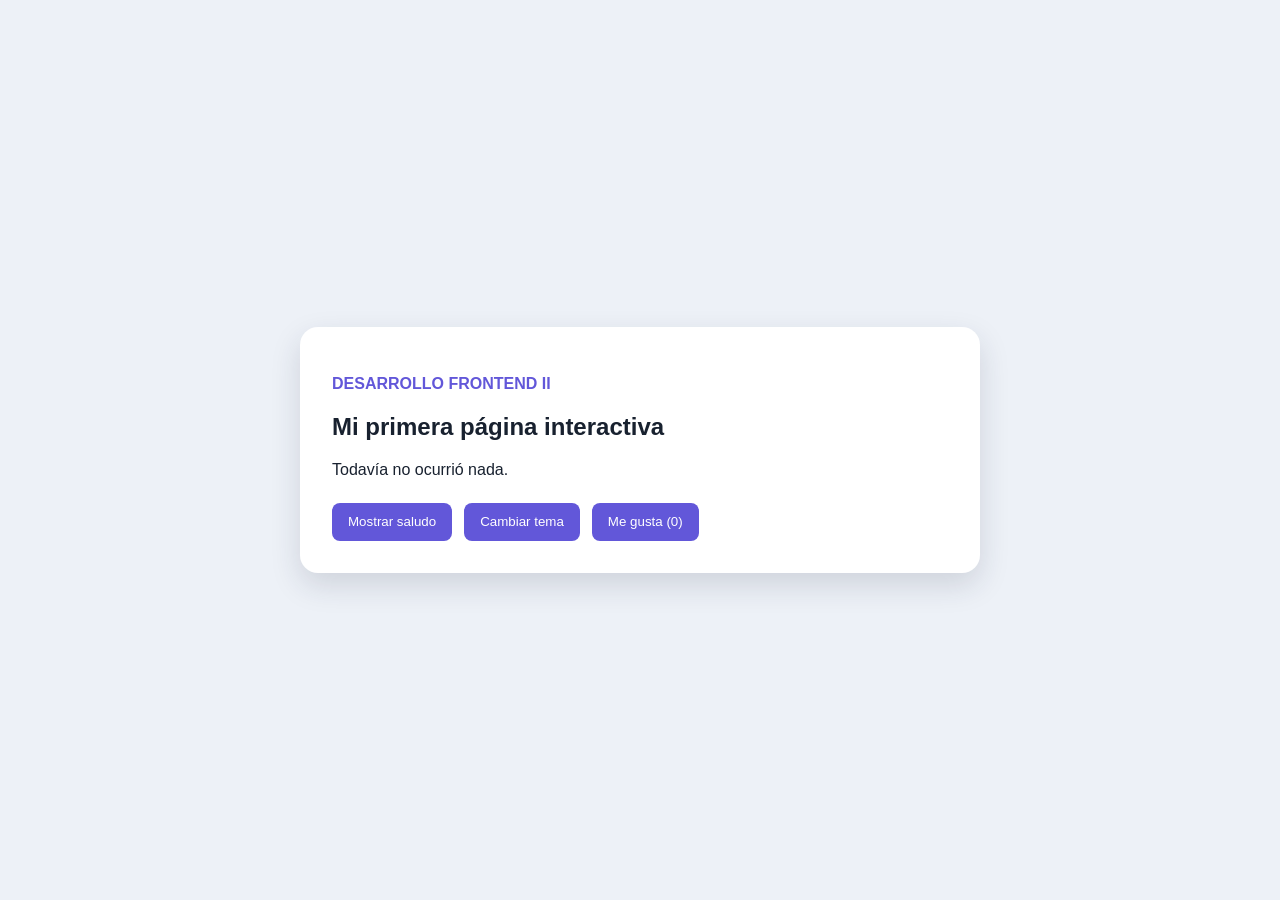
<file: clase-2/live-coding-inicio/index.html>
<!DOCTYPE html>
<html lang="es">
  <head>
    <meta charset="UTF-8">
    <meta name="viewport" content="width=device-width, initial-scale=1.0">
    <title>Mi primera página interactiva</title>
    <link rel="stylesheet" href="styles.css">
  </head>
  <body>
    <main class="contenedor">
      <article class="tarjeta">
        <p class="etiqueta">Desarrollo Frontend II</p>
        <h1>Mi primera página interactiva</h1>
        <p id="mensaje">Todavía no ocurrió nada.</p>

        <div class="acciones">
          <button id="boton-saludo" type="button">Mostrar saludo</button>
          <button id="boton-tema" type="button">Cambiar tema</button>
          <button id="boton-like" type="button">Me gusta (0)</button>
        </div>
      </article>
    </main>

    <script src="script.js"></script>
  </body>
</html>
</file>
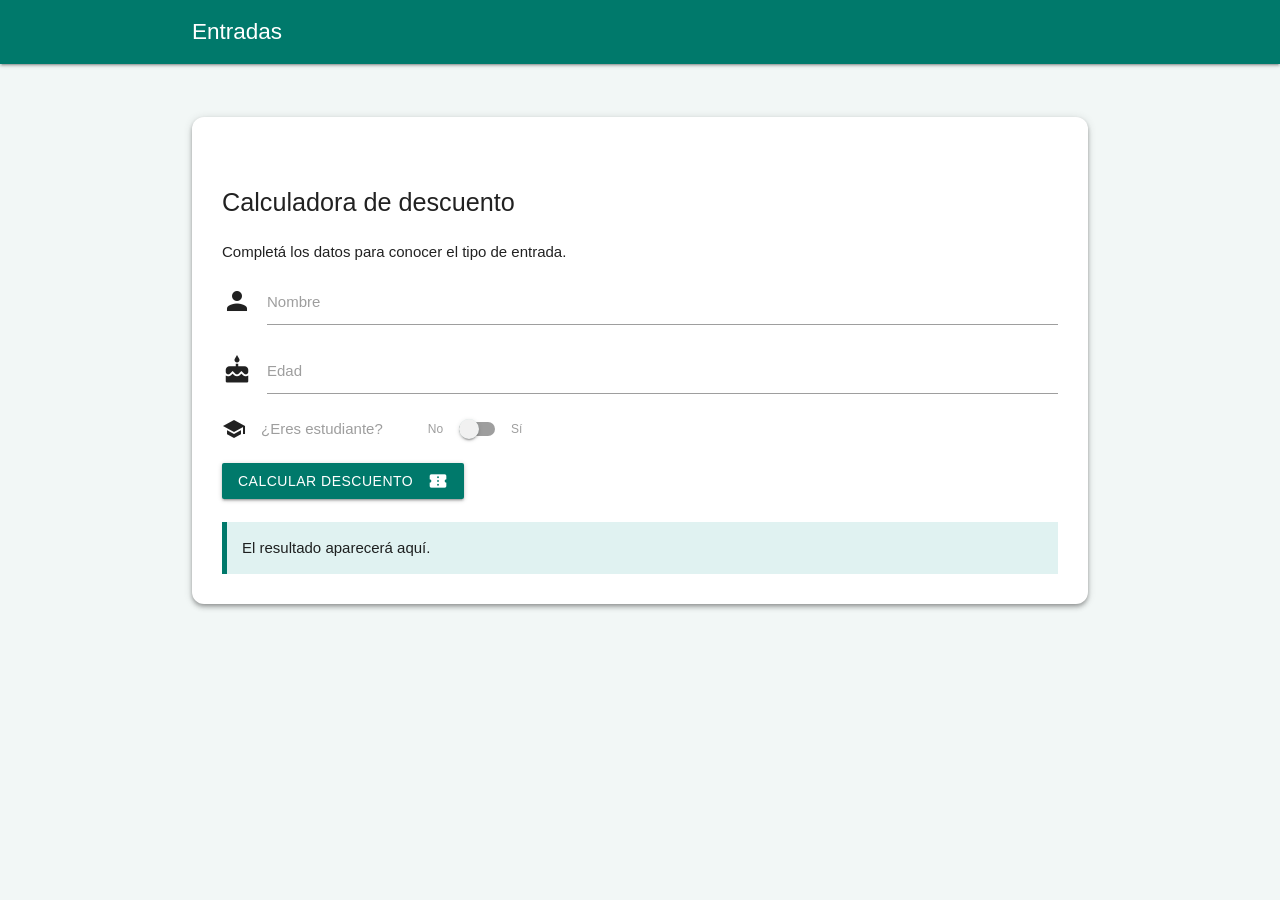
<file: clase-3-4/tarea-clase-4/index.html>
<!DOCTYPE html>
<html lang="es">

<head>
  <meta charset="UTF-8">
  <meta name="viewport" content="width=device-width, initial-scale=1.0">
  <title>Calculadora de descuento</title>
  <link href="https://fonts.googleapis.com/icon?family=Material+Icons" rel="stylesheet">
  <link href="https://cdnjs.cloudflare.com/ajax/libs/materialize/1.0.0/css/materialize.min.css" rel="stylesheet">
  <link rel="stylesheet" href="css/styles.css">
</head>

<body>
  <nav class="teal darken-2">
    <div class="nav-wrapper container"><span class="brand-logo">Entradas</span></div>
  </nav>
  <main class="container">
    <section class="card-panel z-depth-2">
      <h1 class="flow-text">Calculadora de descuento</h1>
      <p>Completá los datos para conocer el tipo de entrada.</p>
      <div class="input-field"><i class="material-icons prefix">person</i><input id="nombre" type="text"><label
          for="nombre">Nombre</label></div>
      <div class="input-field"><i class="material-icons prefix">cake</i><input id="edad" type="number" min="1"><label
          for="edad">Edad</label></div>

      <!-- Switch -->
      <div class="switch">
          <i class="material-icons prefix">school</i>
          <p>¿Eres estudiante?</p>
        <label>
          No
          <input id ="estudiante" type="checkbox">
          <span class="lever"></span>
          Sí
        </label>
      </div>

      <button id="calcular" class="btn waves-effect waves-light teal darken-2">Calcular descuento<i
          class="material-icons right">confirmation_number</i></button>
      <div id="resultado" class="resultado" aria-live="polite">El resultado aparecerá aquí.</div>
    </section>
  </main>
  <script src="https://cdnjs.cloudflare.com/ajax/libs/materialize/1.0.0/js/materialize.min.js"></script>
  <script src="js/app.js"></script>
</body>

</html>
</file>
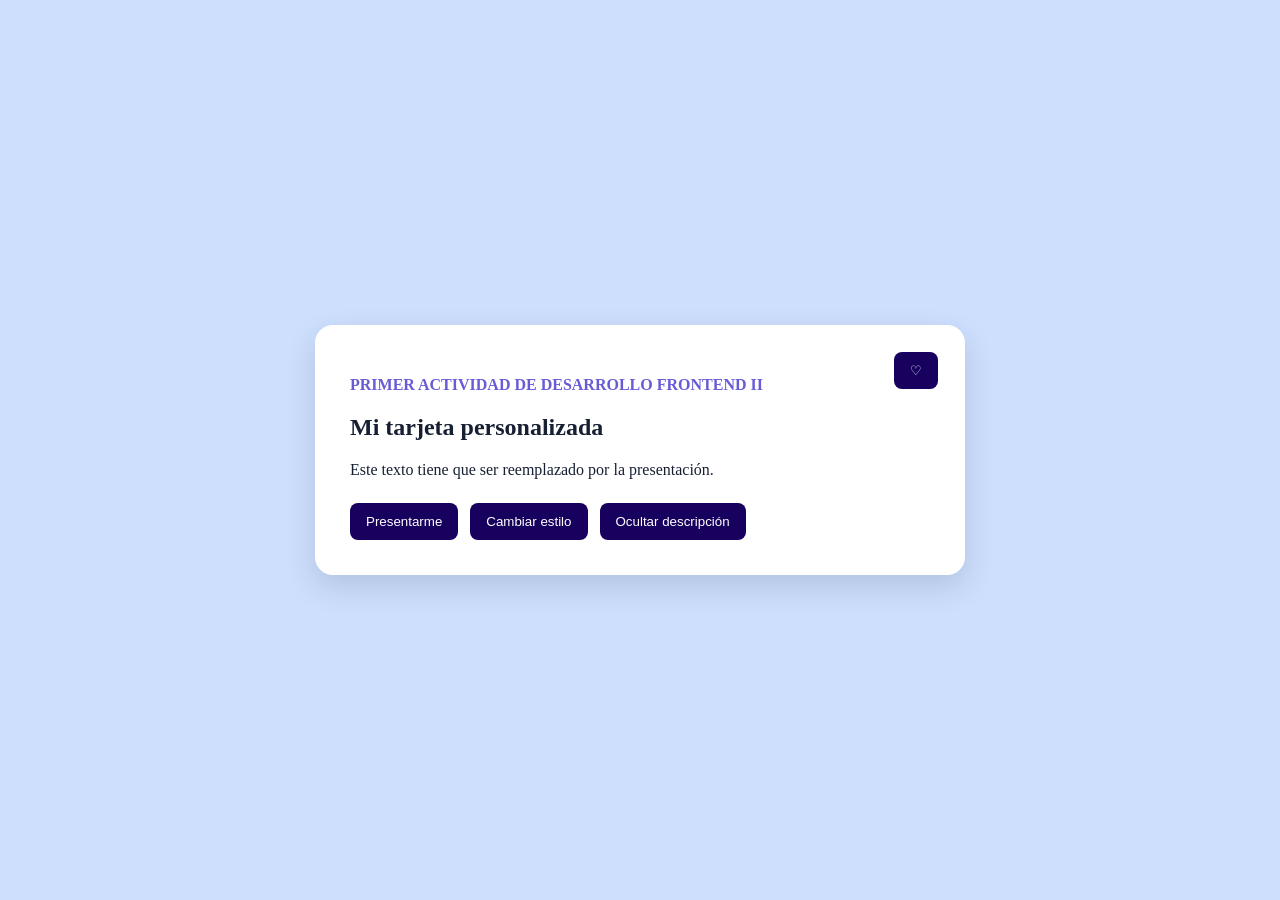
<file: clase-2/actividad-2/actividad-starter/index.html>
<!DOCTYPE html>
<html lang="es">

<head>
  <meta charset="UTF-8">
  <meta name="viewport" content="width=device-width, initial-scale=1.0">
  <title>Tarjeta interactiva</title>
  <link rel="stylesheet" href="styles.css">
</head>

<body>
  <main>
    <article id="tarjeta" class="tarjeta">
      <p class="categoria">Primer actividad de Desarrollo Frontend II</p>
      <h1 id="titulo">Tarjeta interactiva</h1>
      <p id="descripcion">Este texto tiene que ser reemplazado por la presentación.</p>
      <div class="acciones">
        <button id="boton-presentar" type="button">Presentarme</button>
        <button id="boton-estilo" type="button">Cambiar estilo</button>
        <button id="boton-like" type="button">♡</button>
        <button id="boton-ocultar" type="button">Ocultar descripción</button>
      </div>
    </article>
  </main>
  <script src="script.js"></script>
</body>

</html>
</file>
<file: actividad-clase-6/css/estilos.css>
body { min-height: 100vh; }
.cabecera { padding-block: 1.5rem; }
.cabecera h1 { font-size: 2.2rem; margin: 0; }
.etiqueta { margin: 0 0 0.35rem; text-transform: uppercase; }
.seccion-principal { padding-block: 3rem; }
.mensaje { min-height: 1.5rem; }
.ancho-total { width: 100%; margin-top: 1rem; }
.titulo-cartelera { display: flex; flex-wrap: wrap; align-items: center; justify-content: space-between; gap: 1rem; }
</file>
<file: clase-3-4/css/styles.css>
body { background: #f3f4f8; }
main { max-width: 700px; padding-top: 3rem; }
.brand-logo { font-size: 1.5rem !important; }
.card-panel { border-radius: 12px; padding: 2rem; }
.resultado { margin-top: 1.5rem; padding: 1rem; border-left: 5px solid #3949ab; background: #e8eaf6; }
.resultado.error { border-color: #e53935; background: #ffebee; color: #b71c1c; }
.resultado.exito { border-color: #43a047; background: #e8f5e9; color: #1b5e20; }
// agregar una clase que oculte el mensaje inicialmente
</file>
<file: clase-5/css/estilos.css>
body { min-height: 100vh; }
.cabecera { padding-block: 1.5rem; }
.cabecera h1 { font-size: 2.2rem; margin: 0; }
.etiqueta { margin: 0 0 0.35rem; text-transform: uppercase; }
.seccion-principal { padding-block: 3rem; }
.mensaje { min-height: 1.5rem; margin-top: 1rem; }
.titulo-lista { display: flex; align-items: center; justify-content: space-between; }
</file>
<file: modelo-parcial/style.css>
body {
  background-color: #f5f5f5;
}

main {
  padding-top: 2rem;
}

h1 {
  font-size: 2.5rem;
}

.oculto {
  display: none;
}

.error {
  background-color: darkred;
  color: #f5f5f5;
}
</file>
<file: clase-2/live-coding-inicio/styles.css>
:root {
  font-family: Arial, sans-serif;
  color: #18212f;
  background: #edf1f7;
}

body {
  margin: 0;
  min-height: 100vh;
  display: grid;
  place-items: center;
  transition: background-color 0.3s, color 0.3s;
}

.contenedor {
  width: min(90%, 680px);
}

.tarjeta {
  padding: 2rem;
  border-radius: 18px;
  background: white;
  box-shadow: 0 12px 30px rgb(31 42 68 / 15%);
}

.etiqueta {
  color: #6257d9;
  font-weight: bold;
  text-transform: uppercase;
}

.acciones {
  display: flex;
  flex-wrap: wrap;
  gap: 0.75rem;
  margin-top: 1.5rem;
}

button {
  padding: 0.7rem 1rem;
  border: 0;
  border-radius: 8px;
  color: white;
  background: #6257d9;
  cursor: pointer;
}

button:hover {
  background: #493fc0;
}

body.tema-oscuro {
  color: #f5f7ff;
  background: #151925;
}

body.tema-oscuro .tarjeta {
  background: #252b3b;
}

body.tema-oscuro .etiqueta {
  color: #b8b2ff;
}
</file>
<file: clase-3-4/tarea-clase-4/css/styles.css>
body { background: #f2f7f6; }
main { max-width: 700px; padding-top: 3rem; }
.brand-logo { font-size: 1.5rem !important; }
.card-panel { border-radius: 12px; padding: 2rem; }
.resultado { margin-top: 1.5rem; padding: 1rem; border-left: 5px solid #00796b; background: #e0f2f1; }
.resultado.error { border-color: #e53935; background: #ffebee; color: #b71c1c; }

.switch{
    display: flex;
    align-content: center;
    align-items: center;
    margin-bottom: 1.5rem;
}

.switch p{
    margin: 0rem;
    margin-left: 1rem;
    color:#9e9e9e;
}

.switch label{
    display: flex;
    align-items: center;
}
</file>
<file: clase-2/actividad-2/actividad-starter/styles.css>
:root { font-family: Arial, sans-serif; background: #f1f3f8; color: #172033; }
body { margin: 0; min-height: 100vh; display: grid; place-items: center; }
main { width: min(90%, 650px); }
.tarjeta { padding: 2rem; border: 3px solid transparent; border-radius: 18px; background: white; box-shadow: 0 12px 30px rgb(31 42 68 / 15%); transition: .3s; }
.tarjeta.destacada { color: white; border-color: #f7c948; background: #342e73; transform: translateY(-6px); }
.categoria { color: #675bd6; font-weight: bold; text-transform: uppercase; }
.destacada .categoria { color: #f7c948; }
.acciones { display: flex; flex-wrap: wrap; gap: .75rem; margin-top: 1.5rem; }
button { padding: .7rem 1rem; border: 0; border-radius: 8px; color: white; background: #675bd6; cursor: pointer; }
button:hover { background: #4e43b4; }
.oculto {
    display: none;
}
</file>
